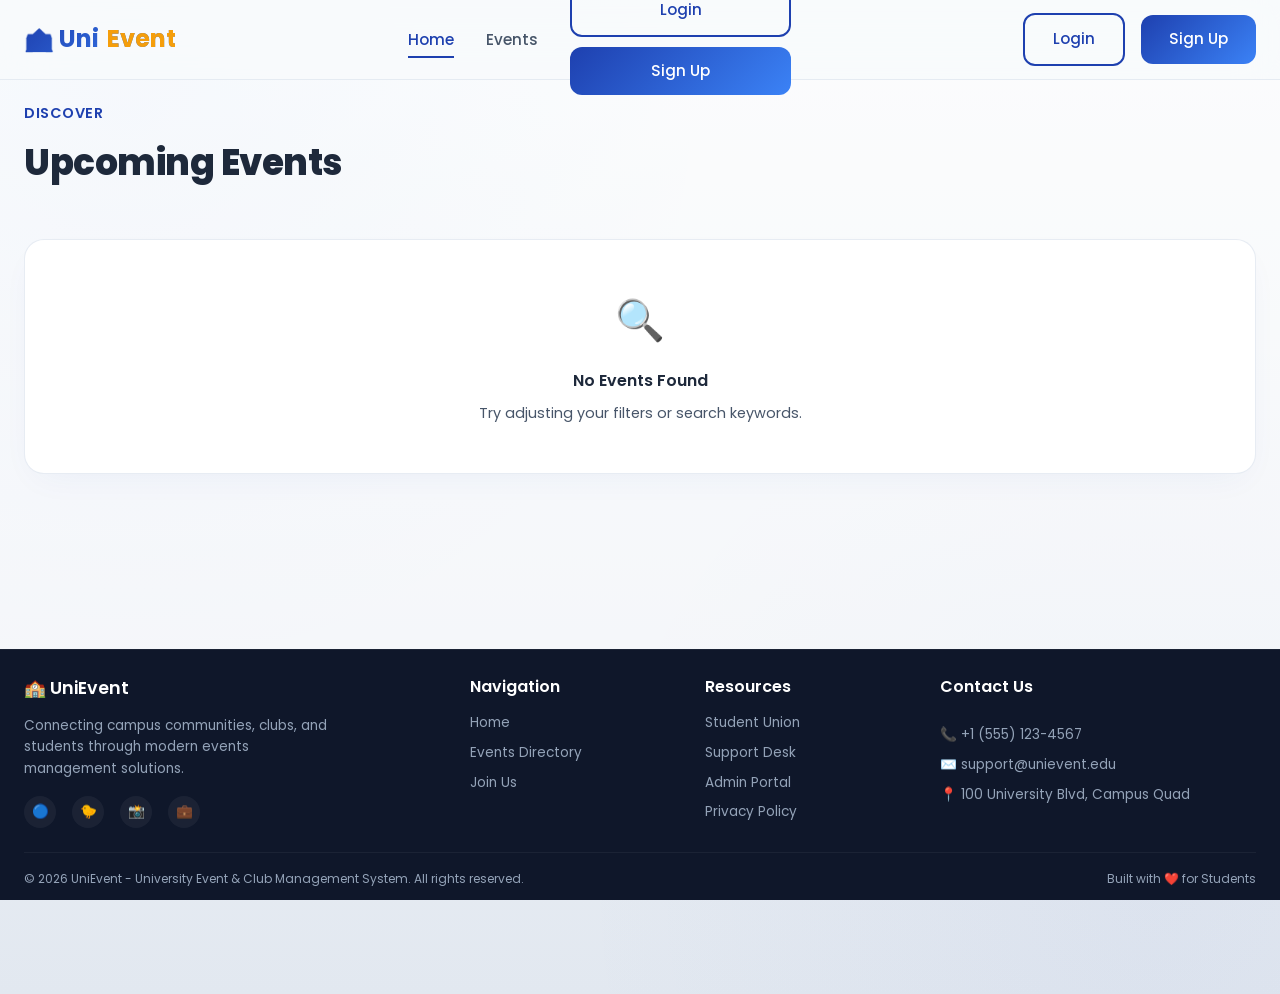
<file: index.html>
<!DOCTYPE html>
<html lang="en">
<head>
  <meta charset="UTF-8">
  <meta name="viewport" content="width=device-width, initial-scale=1.0">
  <title>UniEvent - University Event & Club Management System</title>
  <meta name="description" content="Manage University Events and Clubs efficiently. Explore workshops, sports activities, cultural jams and more at your campus innovation hub.">
  <link rel="stylesheet" href="css/style.css">
</head>
<body>


  <!-- Sticky Navbar -->
  <nav class="navbar" id="main-navbar">
    <div class="nav-container">
      <a href="index.html" class="logo">
        🏫 Uni<span>Event</span>
      </a>
      
      <ul class="nav-links">
        <li class="nav-item active"><a href="index.html">Home</a></li>
        <li class="nav-item"><a href="events.php">Events</a></li>
        <li class="nav-actions-mobile"></li>
      </ul>

      <div class="nav-actions">
        <!-- Injected dynamically via app.js depending on auth status -->
      </div>

      <button class="hamburger" aria-label="Toggle menu">
        <span></span>
        <span></span>
        <span></span>
      </button>
    </div>
  </nav>

  <!-- Upcoming Events Section -->
  <section style="padding: 100px 0 280px 0; background: rgba(255,255,255,0.55); position: relative; z-index: 1;">
    <div class="container">
      <div style="display: flex; justify-content: space-between; align-items: flex-end; margin-bottom: 48px;">
        <div>
          <span style="color: var(--primary-color); font-weight: 600; font-size: 0.9rem; text-transform: uppercase; letter-spacing: 0.5px;">Discover</span>
          <h2 style="font-size: 2.25rem; margin-top: 8px; font-weight: 800; letter-spacing: -0.5px;">Upcoming Events</h2>
        </div>
      </div>

      <!-- Events Dynamic Grid -->
      <div class="dashboard-events-grid" id="events-grid-container">
        <!-- Injected dynamically via js/events.js on DOMContentLoaded -->
      </div>
    </div>
  </section>

  <!-- Footer -->
  <footer class="footer">
    <div class="container">
      <div class="footer-grid">
        <div class="footer-brand">
          <h3>🏫 UniEvent</h3>
          <p>Connecting campus communities, clubs, and students through modern events management solutions.</p>
          <div class="social-links">
            <a href="#" class="social-icon">🔵</a>
            <a href="#" class="social-icon">🐤</a>
            <a href="#" class="social-icon">📸</a>
            <a href="#" class="social-icon">💼</a>
          </div>
        </div>

        <div class="footer-links-col">
          <h4>Navigation</h4>
          <ul>
            <li><a href="index.html">Home</a></li>
            <li><a href="events.php">Events Directory</a></li>
            <li><a href="signup.html">Join Us</a></li>
          </ul>
        </div>

        <div class="footer-links-col">
          <h4>Resources</h4>
          <ul>
            <li><a href="#">Student Union</a></li>
            <li><a href="#">Support Desk</a></li>
            <li><a href="#">Admin Portal</a></li>
            <li><a href="#">Privacy Policy</a></li>
          </ul>
        </div>

        <div class="footer-contact">
          <h4 style="color: var(--white); margin-bottom: 24px;">Contact Us</h4>
          <p>📞 +1 (555) 123-4567</p>
          <p>✉️ support@unievent.edu</p>
          <p>📍 100 University Blvd, Campus Quad</p>
        </div>
      </div>

      <div class="footer-bottom">
        <p>&copy; 2026 UniEvent - University Event & Club Management System. All rights reserved.</p>
        <p>Built with ❤️ for Students</p>
      </div>
    </div>
  </footer>

  <!-- Scripts -->
  <script src="js/app.js"></script>
  <script src="js/events.js"></script>
</body>
</html>
</file>
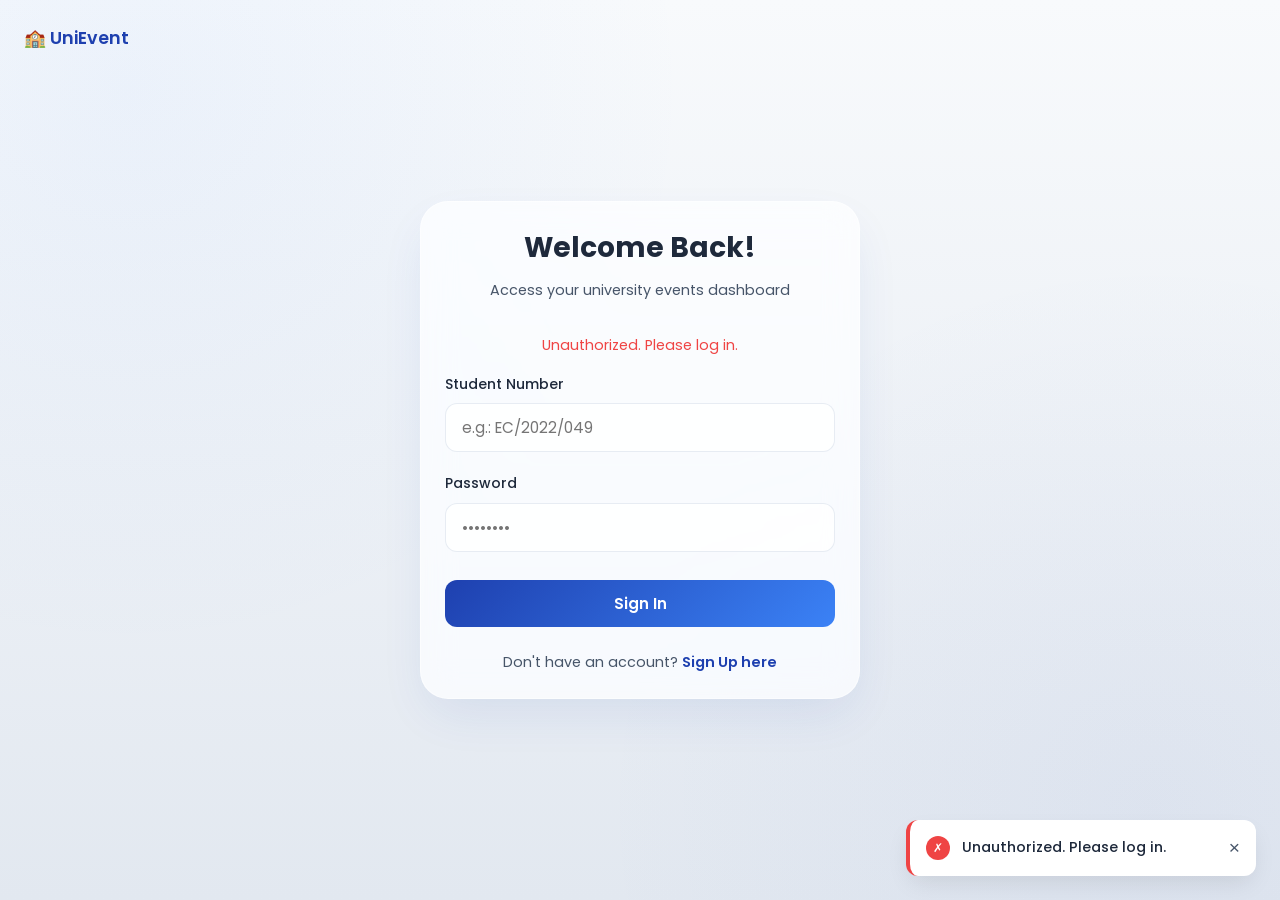
<file: create-event.html>
<!DOCTYPE html>
<html lang="en">
<head>
  <meta charset="UTF-8">
  <meta name="viewport" content="width=device-width, initial-scale=1.0">
  <title>Create Event - UniEvent</title>
  <link rel="stylesheet" href="css/style.css">
  <link rel="stylesheet" href="css/dashboard.css">
</head>
<body>

  <div class="dashboard-layout">
    
    <!-- Sidebar Navigation -->
    <aside class="sidebar">
      <div class="sidebar-header">
        <a href="index.html" class="sidebar-logo">🏫 Uni<span>Event</span></a>
      </div>
      
      <div class="sidebar-user">
        <div class="user-avatar">
          <!-- Initial letter -->
        </div>
        <div class="user-info">
          <span class="user-name">Loading...</span>
          <span class="user-role">Student</span>
        </div>
      </div>

      <ul class="sidebar-nav">
        <li class="sidebar-item">
          <a href="dashboard.php">
            <svg viewBox="0 0 24 24"><rect x="3" y="3" width="7" height="9" rx="1"/><rect x="14" y="3" width="7" height="5" rx="1"/><rect x="14" y="12" width="7" height="9" rx="1"/><rect x="3" y="16" width="7" height="5" rx="1"/></svg>
            Dashboard
          </a>
        </li>


        <li class="sidebar-item active" id="create-event-sidebar-item">
          <a href="create-event.html">
            <svg viewBox="0 0 24 24"><rect x="3" y="3" width="18" height="18" rx="2" ry="2"/><line x1="12" y1="8" x2="12" y2="16"/><line x1="8" y1="12" x2="16" y2="12"/></svg>
            Create Event
          </a>
        </li>
        <li class="sidebar-item">
          <a href="profile.html">
            <svg viewBox="0 0 24 24"><path d="M20 21v-2a4 4 0 0 0-4-4H8a4 4 0 0 0-4 4v2"/><circle cx="12" cy="7" r="4"/></svg>
            My Profile
          </a>
        </li>
      </ul>

      <div class="sidebar-footer">
        <a href="#" id="sidebar-logout" style="display:flex; align-items:center; gap:12px; font-size:0.9rem; font-weight:500;">
          <svg viewBox="0 0 24 24" style="width:18px; height:18px; stroke:currentColor; stroke-width:2; fill:none; flex-shrink:0;"><path d="M9 21H5a2 2 0 0 1-2-2V5a2 2 0 0 1 2-2h4"/><polyline points="16 17 21 12 16 7"/><line x1="21" y1="12" x2="9" y2="12"/></svg>
          Log Out
        </a>
      </div>
    </aside>

    <!-- Main Content Area -->
    <main class="main-content">
      
      <!-- Top Header -->
      <header class="main-header">
        <div style="display:flex; align-items:center; gap: 16px;">
          <button class="mobile-sidebar-toggle" aria-label="Toggle sidebar">☰</button>
          <div class="page-title">
            <h2>Create New Event</h2>
            <p>Publish a new event to the campus directory</p>
          </div>
        </div>
        
        <div class="header-controls">
          <a href="profile.html" class="user-avatar" style="width: 40px; height: 40px; cursor: pointer;">
            <!-- Avatar letter -->
          </a>
        </div>
      </header>

      <!-- Event Form Container -->
      <div style="max-width: 800px; margin: 0 auto; width: 100%;">
        <div class="glass-card fade-in">
          
          <form action="actions/submit_event_process.php" method="POST">
            <div class="form-group">
              <label for="event-title" class="form-label">Event Title</label>
              <input type="text" id="event-title" name="title" class="form-control" placeholder="e.g. Annual Programming Hackathon" required>
            </div>

            <div class="form-row">
              <div class="form-group">
                <label for="event-category" class="form-label">Category</label>
                <select id="event-category" name="category" class="form-control" style="cursor: pointer;">
                  <option value="Academic">Academic / Tech</option>
                  <option value="Cultural">Cultural / Jam</option>
                  <option value="Athletics">Athletics / Sports</option>
                </select>
              </div>
            </div>

            <div class="form-row">
              <div class="form-group">
                <label for="event-date" class="form-label">Date</label>
                <input type="date" id="event-date" name="date" class="form-control" required>
              </div>

              <div class="form-group">
                <label for="event-time" class="form-label">Time</label>
                <input type="time" id="event-time" name="time" class="form-control" required>
              </div>
            </div>

            <div class="form-group">
              <label for="event-venue" class="form-label">Venue / Location</label>
              <input type="text" id="event-venue" name="venue" class="form-control" placeholder="e.g. Auditorium Hall B, Campus Quad" required>
            </div>

            <div class="form-group">
              <label for="event-desc" class="form-label">Description</label>
              <textarea id="event-desc" name="description" class="form-control" rows="5" placeholder="Detail the event description, schedule, prizes and participant instructions..." required style="resize: vertical; font-family: var(--font-main);"></textarea>
            </div>

           <!-- <div class="form-group">
              <label class="form-label">Banner Image Selection</label>
              <div style="border: 2px dashed #CBD5E1; border-radius: var(--radius-sm); padding: 24px; text-align: center; background: rgba(255,255,255,0.4);">
                <div style="font-size: 2rem; margin-bottom: 8px;">🖼️</div>
                <div style="font-size: 0.85rem; color: var(--text-muted); font-weight: 500;">
                  A demo banner will be assigned automatically upon publishing.
                </div>
              </div>
            </div>-->

            <div style="display:flex; justify-content:flex-end; gap: 16px; margin-top: 32px; border-top: 1px solid #E2E8F0; padding-top: 24px;">
              <a href="dashboard.php" class="btn btn-secondary">Cancel</a>
              <button type="submit" class="btn btn-primary">Publish Event</button>
            </div>

          </form>

        </div>
      </div>

    </main>

  </div>

  <!-- Scripts -->
  <script src="js/app.js"></script>
  <script src="js/dashboard.js"></script>
  <script src="js/events.js"></script>
  <script>
    document.addEventListener('DOMContentLoaded', () => {
      // Expose logout button
      document.getElementById('sidebar-logout').addEventListener('click', (e) => {
        e.preventDefault();
        window.location.href = 'actions/logout.php';
      });
    });
  </script>
</body>
</html>
</file>
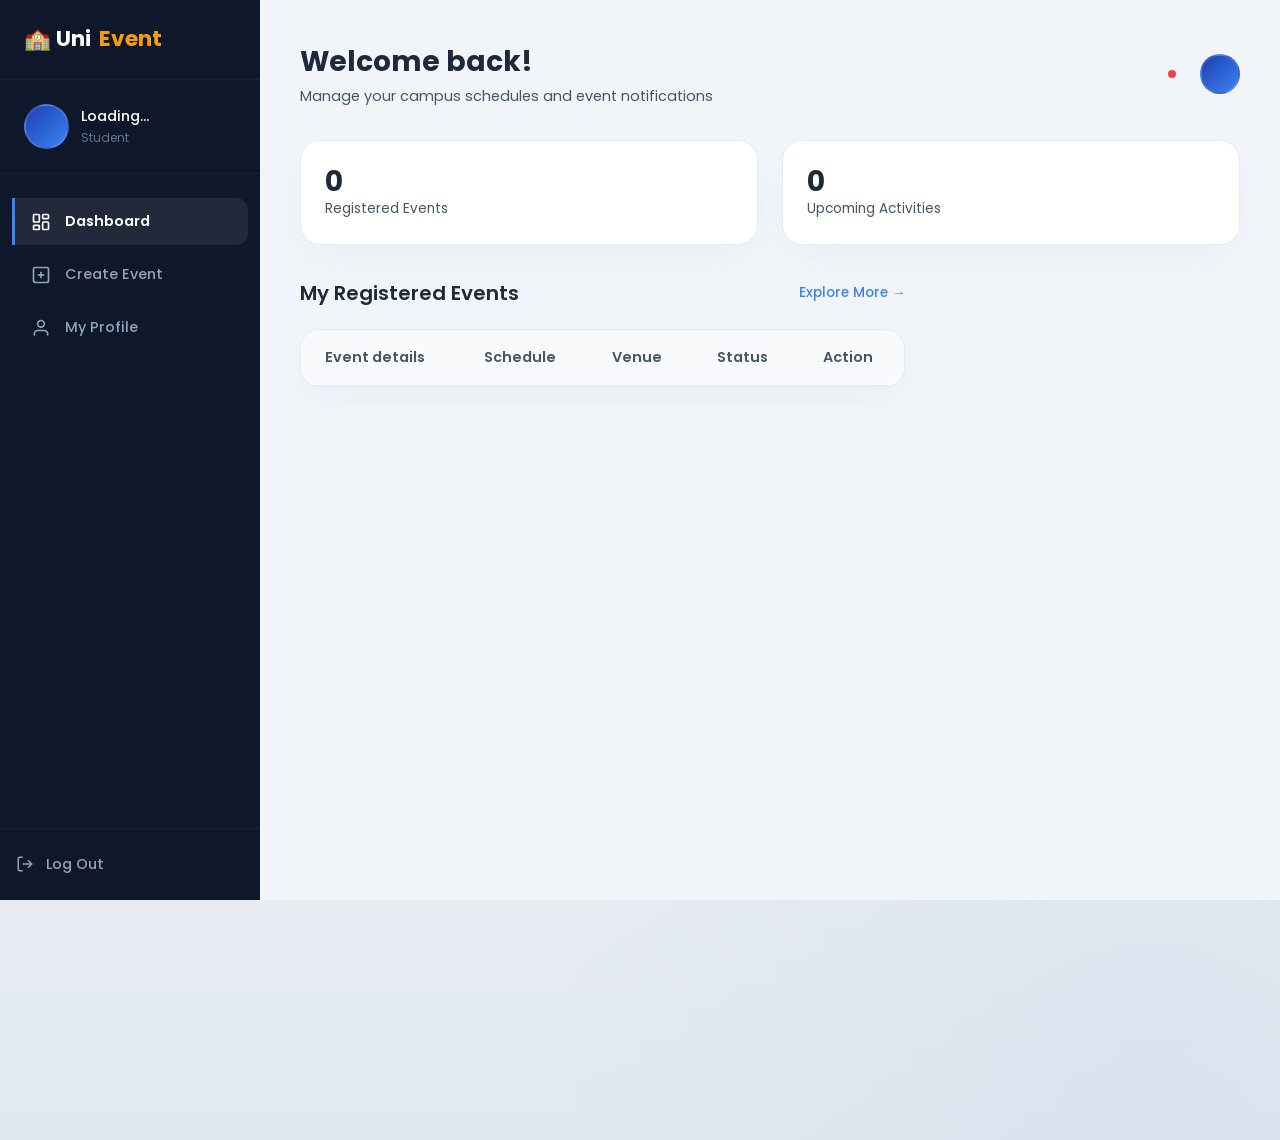
<file: dashboard.html>
<!DOCTYPE html>
<html lang="en">
<head>
  <meta charset="UTF-8">
  <meta name="viewport" content="width=device-width, initial-scale=1.0">
  <title>Student Dashboard - UniEvent</title>
  <link rel="stylesheet" href="css/style.css">
  <link rel="stylesheet" href="css/dashboard.css">
</head>
<body>

  <div class="dashboard-layout">
    
    <!-- Sidebar Navigation -->
    <aside class="sidebar">
      <div class="sidebar-header">
        <a href="index.html" class="sidebar-logo">🏫 Uni<span>Event</span></a>
      </div>
      
      <div class="sidebar-user">
        <div class="user-avatar">
          <!-- Initial letter injected via JS -->
        </div>
        <div class="user-info">
          <span class="user-name">Loading...</span>
          <span class="user-role">Student</span>
        </div>
      </div>

      <ul class="sidebar-nav">
        <li class="sidebar-item active">
          <a href="dashboard.html">
            <svg viewBox="0 0 24 24"><rect x="3" y="3" width="7" height="9" rx="1"/><rect x="14" y="3" width="7" height="5" rx="1"/><rect x="14" y="12" width="7" height="9" rx="1"/><rect x="3" y="16" width="7" height="5" rx="1"/></svg>
            Dashboard
          </a>
        </li>


        <li class="sidebar-item" id="create-event-sidebar-item">
          <a href="create-event.html">
            <svg viewBox="0 0 24 24"><rect x="3" y="3" width="18" height="18" rx="2" ry="2"/><line x1="12" y1="8" x2="12" y2="16"/><line x1="8" y1="12" x2="16" y2="12"/></svg>
            Create Event
          </a>
        </li>
        <li class="sidebar-item">
          <a href="profile.html">
            <svg viewBox="0 0 24 24"><path d="M20 21v-2a4 4 0 0 0-4-4H8a4 4 0 0 0-4 4v2"/><circle cx="12" cy="7" r="4"/></svg>
            My Profile
          </a>
        </li>
      </ul>

      <div class="sidebar-footer">
        <a href="#" id="sidebar-logout" style="display:flex; align-items:center; gap:12px; font-size:0.9rem; font-weight:500;">
          <svg viewBox="0 0 24 24" style="width:18px; height:18px; stroke:currentColor; stroke-width:2; fill:none; flex-shrink:0;"><path d="M9 21H5a2 2 0 0 1-2-2V5a2 2 0 0 1 2-2h4"/><polyline points="16 17 21 12 16 7"/><line x1="21" y1="12" x2="9" y2="12"/></svg>
          Log Out
        </a>
      </div>
    </aside>

    <!-- Main Content Area -->
    <main class="main-content">
      
      <!-- Top header bar -->
      <header class="main-header">
        <div style="display:flex; align-items:center; gap: 16px;">
          <button class="mobile-sidebar-toggle" aria-label="Toggle sidebar">☰</button>
          <div class="page-title">
            <h2 id="dashboard-welcome-heading">Welcome back!</h2>
            <p>Manage your campus schedules and event notifications</p>
          </div>
        </div>

        <div class="header-controls">
          <div class="notifications-bell" id="bell-icon">
             <span class="bell-badge pulse-badge"></span>
          </div>
          <a href="profile.html" class="user-avatar" style="width: 40px; height: 40px; cursor: pointer;">
            <!-- Initial letter -->
          </a>
        </div>
      </header>

      <!-- Statistics Row -->
      <section class="stats-row">
        <div class="stat-card">
          <div class="stat-details">
            <span class="stat-number" id="stat-regs-count">0</span>
            <span class="stat-label">Registered Events</span>
          </div>
         
        </div>



        <div class="stat-card">
          <div class="stat-details">
            <span class="stat-number" id="stat-upcoming-count">0</span>
            <span class="stat-label">Upcoming Activities</span>
          </div>
          
        </div>
      </section>

      <!-- Dashboard Grid (2col layout: Left = Events, Right = Activities & Calendar) -->
      <div class="dashboard-grid">
        
        <!-- Left: Registered Events -->
        <div>
          <div class="section-header">
            <h3>My Registered Events</h3>
            <a href="index.html" class="section-link">Explore More &rarr;</a>
          </div>

          <!-- Empty State -->
          <div id="dashboard-events-empty-state" class="glass-card" style="text-align: center; padding: 48px; display: none;">
  
            <h4>No Event Registrations</h4>
            <p style="color: var(--text-muted); font-size: 0.9rem; margin-top: 8px; margin-bottom: 24px;">Browse upcoming events to sign up and join lists.</p>
            <a href="index.html" class="btn btn-primary" style="padding: 8px 20px; font-size: 0.85rem;">Browse Events</a>
          </div>

          <!-- Events Table -->
          <div class="responsive-table-container">
            <table class="responsive-table">
              <thead>
                <tr>
                  <th>Event details</th>
                  <th>Schedule</th>
                  <th>Venue</th>
                  <th>Status</th>
                  <th>Action</th>
                </tr>
              </thead>
              <tbody id="dashboard-events-table-body">
                <!-- Injected dynamically via js/dashboard.js -->
              </tbody>
            </table>
          </div>
        </div>
      </div>

    </main>

  </div>

  <!-- Scripts -->
  <script src="js/app.js"></script>
  <script src="js/dashboard.js"></script>
  <script>
    document.addEventListener('DOMContentLoaded', () => {
      const user = db.getCurrentUser();
      if (user) {
        // Welcome heading custom text
        const welcomeEl = document.getElementById('dashboard-welcome-heading');
        if (welcomeEl) welcomeEl.textContent = `Welcome back, ${user.name}!`;

        // Everyone can see the create event navigation menu item now, no need to toggle display programmatically

        // Notification Bell handler
        const bell = document.getElementById('bell-icon');
        bell.addEventListener('click', () => {
          modalHelper.create('System Alerts', `
            <div style="font-family: var(--font-main);">
              <div style="margin-bottom: 12px; padding: 12px; border-radius: var(--radius-sm); background: #F8FAFC; border-left:4px solid var(--success-color);">
                <div style="font-weight:600; font-size:0.9rem;">Hackathon registration success</div>
                <div style="font-size: 0.75rem; color: var(--text-muted); margin-top:4px;">Registered for UniHack 2026. Make sure to download templates.</div>
              </div>
              <div style="margin-bottom: 12px; padding: 12px; border-radius: var(--radius-sm); background: #F8FAFC; border-left:4px solid var(--accent-color);">
                <div style="font-weight:600; font-size:0.9rem;">Join alert</div>
                <div style="font-size: 0.75rem; color: var(--text-muted); margin-top:4px;">You have joined Coding Club successfully. Check your channels.</div>
              </div>
            </div>
          `);
        });

        // Logout listener
        document.getElementById('sidebar-logout').addEventListener('click', (e) => {
          e.preventDefault();
          db.setCurrentUser(null);
          showToast('Logged out successfully', 'success');
          setTimeout(() => {
            window.location.href = 'index.html';
          }, 1000);
        });
      }
    });
  </script>
</body>
</html>
</file>
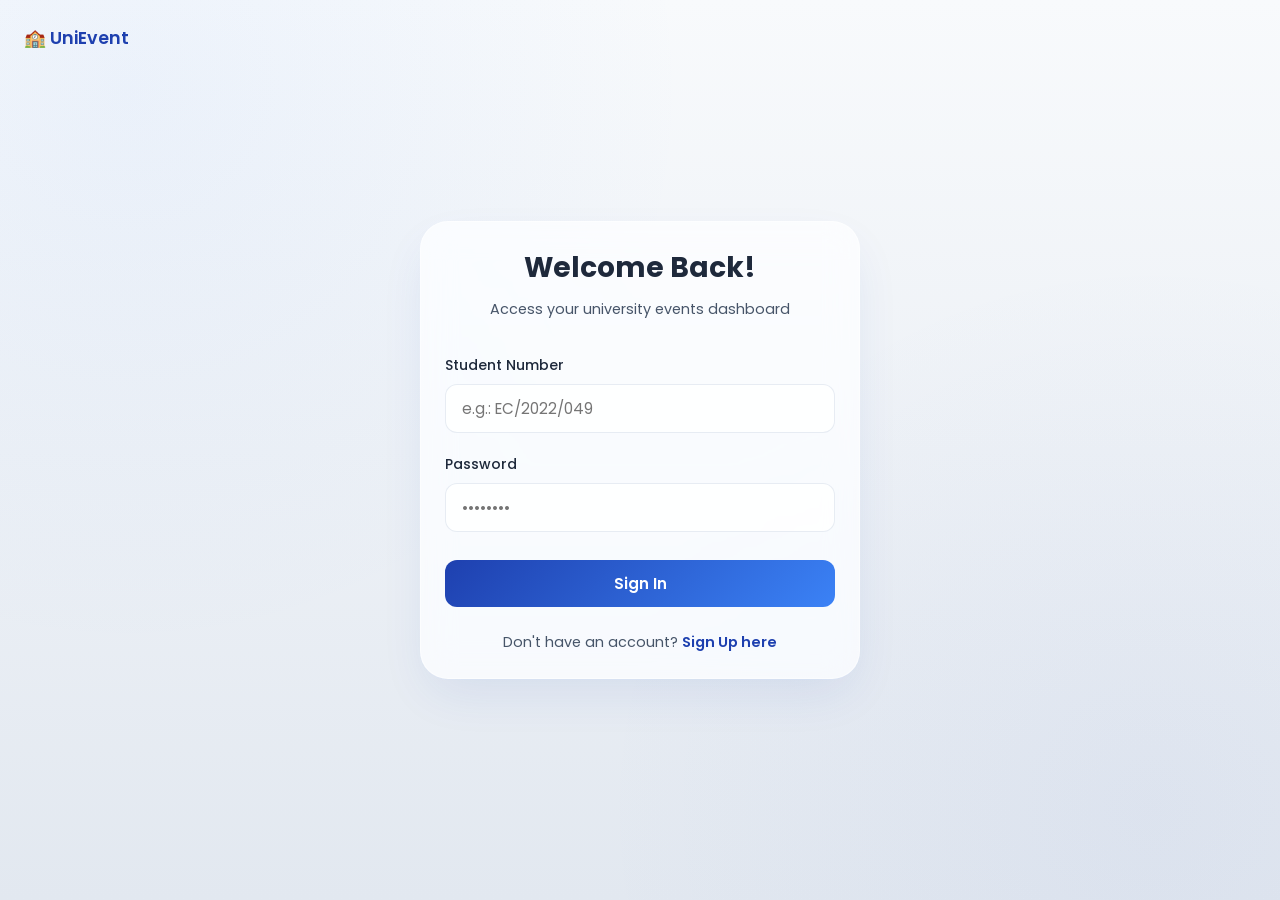
<file: login.html>
<!DOCTYPE html>
<html lang="en">
<head>
  <meta charset="UTF-8">
  <meta name="viewport" content="width=device-width, initial-scale=1.0">
  <title>Login - UniEvent</title>
  <meta name="description" content="Log in to UniEvent with your student number to access and manage campus events.">
  <link rel="stylesheet" href="css/style.css">
  <style>
    body {
      min-height: 100vh;
      display: flex;
      flex-direction: column;
      justify-content: center;
      align-items: center;
      padding: 24px;
    }
  </style>
</head>
<body>

  <!-- Top Navigation Link -->
  <div style="position: absolute; top: 24px; left: 24px;">
    <a href="index.html" style="font-weight:600; font-size: 1.1rem; color: var(--primary-color);">🏫 Uni<span>Event</span></a>
  </div>

  <!-- Login Card Container -->
  <div class="glass-card" style="max-width: 440px; width: 100%; border-radius: var(--radius-lg); text-align: center; border: 1px solid rgba(255, 255, 255, 0.5); box-shadow: 0 20px 50px -10px rgba(30, 64, 175, 0.1);">
    <h2 style="font-size: 1.75rem; margin-bottom: 8px; font-weight: 700;">Welcome Back!</h2>
    <p style="color: var(--text-muted); font-size: 0.9rem; margin-bottom: 32px;">Access your university events dashboard</p>

    <!-- Login Form -->
    <form id="login-form" action="actions/login_process.php" method="POST">
      <!-- Error Message Placeholder -->
      <div id="login-error" style="color: var(--danger-color); font-size: 0.9rem; margin-bottom: 16px; display: none;"></div>
      
      <div class="form-group">
        <label for="login-student-id" class="form-label">Student Number</label>
        <input type="text" id="login-student-id" name="student_id" class="form-control" placeholder="e.g.: EC/2022/049" required>
      </div>

      <div class="form-group" style="position: relative;">
        <div style="display: flex; justify-content: space-between; align-items: center; margin-bottom: 8px;">
          <label for="login-pass" class="form-label" style="margin-bottom:0;">Password</label>
        </div>
        <input type="password" id="login-pass" name="password" class="form-control" placeholder="••••••••" required>
      </div>

      <button type="submit" class="btn btn-primary" style="width: 100%; margin-bottom: 24px; margin-top: 8px; font-weight: 600;">
        Sign In
      </button>

      <p style="font-size: 0.9rem; color: var(--text-muted);">
        Don't have an account? <a href="signup.html" style="color: var(--primary-color); font-weight: 600;">Sign Up here</a>
      </p>
    </form>
  </div>

  <script src="js/app.js"></script>
</body>
</html>
</file>
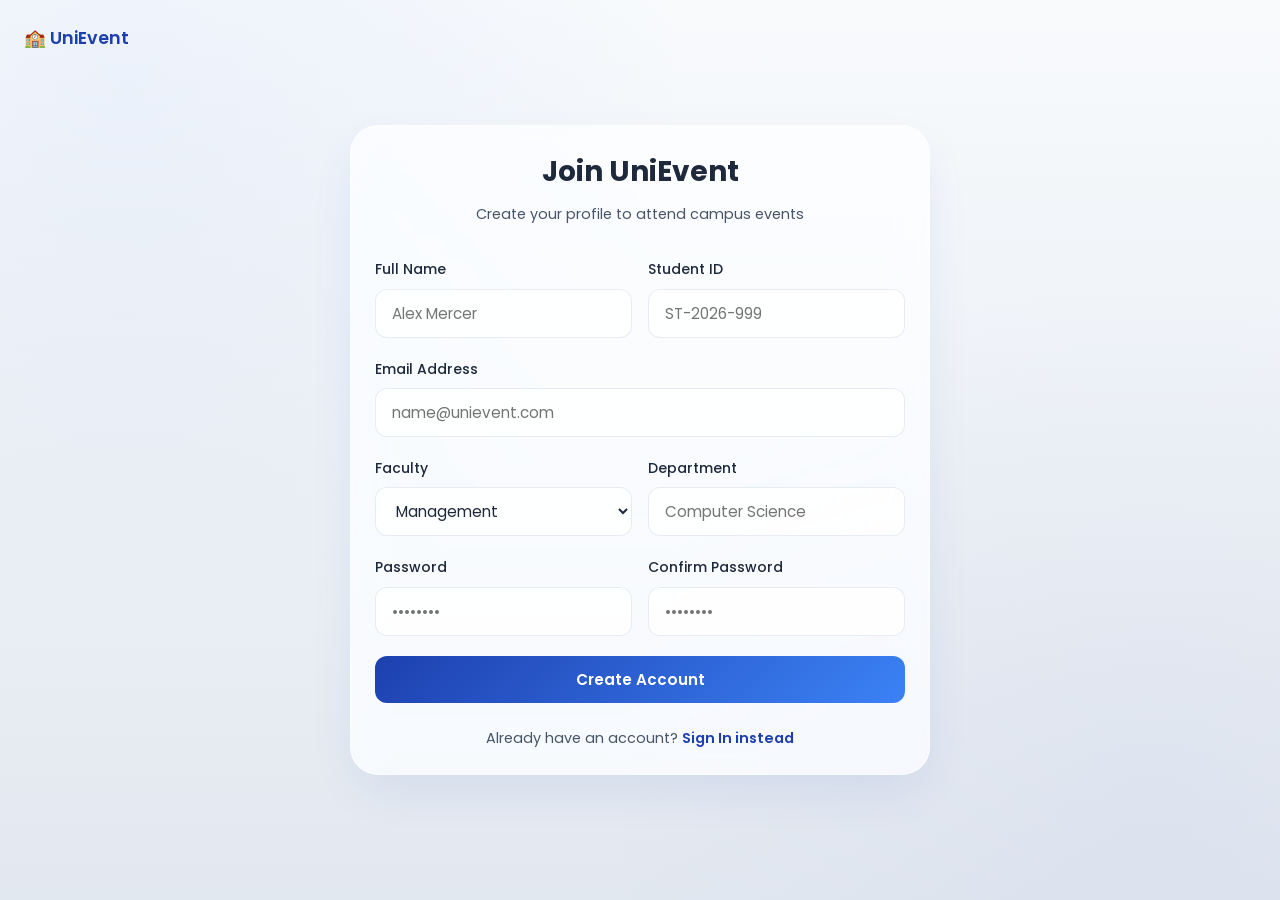
<file: signup.html>
<!DOCTYPE html>
<html lang="en">
<head>
  <meta charset="UTF-8">
  <meta name="viewport" content="width=device-width, initial-scale=1.0">
  <title>Sign Up - UniEvent</title>
  <link rel="stylesheet" href="css/style.css">
  <style>
    body {
      min-height: 100vh;
      display: flex;
      flex-direction: column;
      justify-content: center;
      align-items: center;
      padding: 40px 24px;
    }
  </style>
</head>
<body>


  <!-- Top Navigation Link -->
  <div style="position: absolute; top: 24px; left: 24px;">
    <a href="index.html" style="font-weight:600; font-size: 1.1rem; color: var(--primary-color);">🏫 Uni<span>Event</span></a>
  </div>

  <!-- Signup Card Container -->
  <div class="glass-card fade-in" style="max-width: 580px; width: 100%; border-radius: var(--radius-lg); text-align: center; border: 1px solid rgba(255, 255, 255, 0.5); box-shadow: 0 20px 50px -10px rgba(30, 64, 175, 0.1);">
    <h2 style="font-size: 1.75rem; margin-bottom: 8px; font-weight: 700;">Join UniEvent</h2>
    <p style="color: var(--text-muted); font-size: 0.9rem; margin-bottom: 32px;">Create your profile to attend campus events</p>

    <!-- Sign Up Form -->
    <form id="signup-form" action="actions/signup_process.php" method="POST">
      <!-- Error Message Placeholder -->
      <div id="signup-error" style="color: var(--danger-color); font-size: 0.9rem; margin-bottom: 16px; display: none;"></div>
      
      <div class="form-row">
        <div class="form-group">
          <label for="signup-name" class="form-label">Full Name</label>
          <input type="text" id="signup-name" name="name" class="form-control" placeholder="Alex Mercer" required>
        </div>
        <div class="form-group">
          <label for="signup-id" class="form-label">Student ID</label>
          <input type="text" id="signup-id" name="student_id" class="form-control" placeholder="ST-2026-999" required>
        </div>
      </div>

      <div class="form-group">
        <label for="signup-email" class="form-label">Email Address</label>
        <input type="email" id="signup-email" name="email" class="form-control" placeholder="name@unievent.com" required>
      </div>

      <div class="form-row">
        <div class="form-group">
          <label for="signup-faculty" class="form-label">Faculty</label>
          <select id="signup-faculty" name="faculty" class="form-control" style="cursor: pointer;">
            <option value="Engineering">Management</option>
            <option value="Science">Science</option>
            <option value="Business">Computing and Technology</option>
            <option value="Arts">Humanities</option>
          </select>
        </div>
        <div class="form-group">
          <label for="signup-dept" class="form-label">Department</label>
          <input type="text" id="signup-dept" name="department" class="form-control" placeholder="Computer Science" required>
        </div>
      </div>

      <div class="form-row">
        <div class="form-group">
          <label for="signup-pass" class="form-label">Password</label>
          <input type="password" id="signup-pass" name="password" class="form-control" placeholder="••••••••" required>
        </div>
        <div class="form-group">
          <label for="signup-confirm-pass" class="form-label">Confirm Password</label>
          <input type="password" id="signup-confirm-pass" name="password_confirm" class="form-control" placeholder="••••••••" required>
        </div>
      </div>

      <button type="submit" class="btn btn-primary" style="width: 100%; margin-bottom: 24px; font-weight: 600;">
        Create Account
      </button>

      <p style="font-size: 0.9rem; color: var(--text-muted);">
        Already have an account? <a href="login.html" style="color: var(--primary-color); font-weight: 600;">Sign In instead</a>
      </p>
    </form>
  </div>

  <script src="js/app.js"></script>
</body>
</html>
</file>
<file: css/style.css>
@import url('https://fonts.googleapis.com/css2?family=Poppins:wght@300;400;500;600;700&display=swap');

:root {
  --primary-color: #1E40AF;       /* Royal Blue */
  --secondary-color: #3B82F6;     /* Bright Blue */
  --accent-color: #F59E0B;        /* Amber */
  --background-color: #F8FAFC;    /* Slate 50 */
  --text-color: #1E293B;          /* Slate 800 */
  --text-muted: #64748B;          /* Slate 500 */
  
  /* Additional Colors */
  --success-color: #10B981;       /* Emerald 500 */
  --danger-color: #EF4444;        /* Red 500 */
  --warning-color: #F59E0B;       /* Amber 500 */
  --white: #FFFFFF;
  
  /* Glassmorphism Details */
  --glass-bg: rgba(255, 255, 255, 0.72);
  --glass-border: rgba(255, 255, 255, 0.55);
  --glass-shadow: 0 10px 40px -10px rgba(30, 64, 175, 0.04), 0 1px 3px 0 rgba(0, 0, 0, 0.01);
  --card-shadow: 0 12px 36px -12px rgba(30, 64, 175, 0.06);
  
  /* Fonts & Gradients */
  --font-main: 'Poppins', sans-serif;
  --primary-gradient: linear-gradient(135deg, #1E40AF 0%, #3B82F6 100%);
  --accent-gradient: linear-gradient(135deg, #F59E0B 0%, #D97706 100%);
  --glass-gradient: linear-gradient(135deg, rgba(255, 255, 255, 0.85) 0%, rgba(255, 255, 255, 0.45) 100%);
  
  /* Border Radii */
  --radius-sm: 12px;
  --radius-md: 20px;
  --radius-lg: 28px;

  --nav-height: 80px;
}

* {
  margin: 0;
  padding: 0;
  box-sizing: border-box;
}

body {
  font-family: var(--font-main);
  background: radial-gradient(circle at 10% 10%, rgba(59, 130, 246, 0.06) 0%, transparent 40%), 
              radial-gradient(circle at 90% 90%, rgba(30, 64, 175, 0.04) 0%, transparent 40%), 
              linear-gradient(180deg, #F8FAFC 0%, #E2E8F0 100%);
  background-color: var(--background-color);
  color: var(--text-color);
  line-height: 1.6;
  overflow-x: hidden;
  position: relative;
  min-height: 100vh;
  padding-bottom: 240px; /* Added padding to accommodate fixed footer */
}

h1, h2, h3, h4, h5, h6 {
  font-weight: 600;
  color: var(--text-color);
}

a {
  text-decoration: none;
  color: inherit;
  transition: color 0.3s ease;
}

/* Glassmorphism Card Utilities */
.glass-card {
  background: var(--glass-bg);
  backdrop-filter: blur(16px) saturate(190%);
  -webkit-backdrop-filter: blur(16px) saturate(190%);
  border: 1px solid var(--glass-border);
  box-shadow: var(--glass-shadow);
  border-radius: var(--radius-md);
  padding: 24px;
  transition: transform 0.4s cubic-bezier(0.16, 1, 0.3, 1), 
              box-shadow 0.4s cubic-bezier(0.16, 1, 0.3, 1), 
              border-color 0.4s ease;
}

.glass-card:hover {
  transform: translateY(-6px);
  box-shadow: 0 20px 40px rgba(30, 64, 175, 0.08), 
              0 0 25px rgba(245, 158, 11, 0.18);
  border-color: rgba(245, 158, 11, 0.3);
}

/* Card hover transitions */
.event-card:hover img {
  transform: scale(1.05);
}

/* Common Container */
.container {
  width: 100%;
  max-width: 1280px;
  margin: 0 auto;
  padding: 0 24px;
}

/* Buttons */
.btn {
  display: inline-flex;
  align-items: center;
  justify-content: center;
  padding: 12px 28px;
  border-radius: var(--radius-sm);
  font-family: var(--font-main);
  font-weight: 500;
  font-size: 0.95rem;
  border: none;
  cursor: pointer;
  z-index: 2;
  gap: 8px;
  white-space: nowrap;
}

.btn-primary {
  background: var(--primary-gradient);
  color: var(--white);
}

.btn-secondary {
  background: transparent;
  color: var(--primary-color);
  border: 2px solid var(--primary-color);
}

.btn-accent {
  background: var(--accent-gradient);
  color: var(--white);
}

.btn-outline-white {
  background: transparent;
  color: var(--white);
  border: 2px solid var(--white);
}

.btn-icon {
  padding: 10px;
  border-radius: 50%;
  background: var(--glass-bg);
  color: var(--text-color);
  box-shadow: var(--glass-shadow);
}

/* Navbar */
.navbar {
  position: fixed;
  top: 0;
  left: 0;
  width: 100%;
  height: var(--nav-height);
  z-index: 1000;
  background: rgba(248, 250, 252, 0.8);
  backdrop-filter: blur(20px);
  -webkit-backdrop-filter: blur(20px);
  border-bottom: 1px solid rgba(226, 232, 240, 0.8);
  transition: all 0.3s ease;
}

.navbar.scrolled {
  height: 70px;
  background: rgba(248, 250, 252, 0.95);
  box-shadow: 0 4px 20px -10px rgba(0,0,0,0.05);
}

.nav-container {
  display: flex;
  justify-content: space-between;
  align-items: center;
  height: 100%;
  max-width: 1280px;
  margin: 0 auto;
  padding: 0 24px;
}

.logo {
  font-size: 1.5rem;
  font-weight: 700;
  background: var(--primary-gradient);
  -webkit-background-clip: text;
  -webkit-text-fill-color: transparent;
  display: flex;
  align-items: center;
  gap: 8px;
}

.logo span {
  color: var(--accent-color);
  -webkit-text-fill-color: var(--accent-color);
}

.nav-links {
  display: flex;
  align-items: center;
  list-style: none;
  gap: 32px;
}

.nav-item a {
  font-weight: 500;
  font-size: 0.95rem;
  color: var(--text-muted);
  position: relative;
  padding: 8px 0;
}

.nav-item a:hover, .nav-item.active a {
  color: var(--primary-color);
}

.nav-item a::after {
  content: '';
  position: absolute;
  bottom: 0;
  left: 0;
  width: 0;
  height: 2px;
  background: var(--primary-color);
  transition: width 0.3s ease;
}

.nav-item a:hover::after, .nav-item.active a::after {
  width: 100%;
}

.nav-actions {
  display: flex;
  align-items: center;
  gap: 16px;
}

.hamburger {
  display: none;
  flex-direction: column;
  justify-content: space-between;
  width: 30px;
  height: 21px;
  background: transparent;
  border: none;
  cursor: pointer;
  z-index: 1001;
}

.hamburger span {
  width: 100%;
  height: 3px;
  background-color: var(--text-color);
  border-radius: 10px;
  transition: all 0.3s linear;
}

/* Form Styles */
.form-group {
  margin-bottom: 20px;
  text-align: left;
}

.form-label {
  display: block;
  font-weight: 500;
  font-size: 0.875rem;
  color: var(--text-color);
  margin-bottom: 8px;
}

.form-control {
  width: 100%;
  padding: 12px 16px;
  font-size: 0.95rem;
  font-family: var(--font-main);
  border-radius: var(--radius-sm);
  border: 1px solid rgba(226, 232, 240, 0.8);
  background: rgba(255, 255, 255, 0.8);
  color: var(--text-color);
  transition: all 0.3s ease;
  outline: none;
}

.form-control:focus {
  border-color: var(--secondary-color);
  background: var(--white);
  box-shadow: 0 0 0 4px rgba(59, 130, 246, 0.15);
}

.form-row {
  display: grid;
  grid-template-columns: 1fr 1fr;
  gap: 16px;
}

.form-checkbox {
  display: flex;
  align-items: center;
  gap: 8px;
  cursor: pointer;
  font-size: 0.875rem;
}

/* Toast Notifications */
.toast-container {
  position: fixed;
  bottom: 24px;
  right: 24px;
  z-index: 9999;
  display: flex;
  flex-direction: column;
  gap: 12px;
  max-width: 350px;
  width: 100%;
}

.toast {
  background: var(--white);
  border-left: 4px solid var(--primary-color);
  box-shadow: 0 10px 25px -5px rgba(0,0,0,0.1);
  padding: 16px;
  border-radius: var(--radius-sm);
  display: flex;
  align-items: center;
  justify-content: space-between;
  transform: translateX(120%);
  transition: transform 0.35s cubic-bezier(0.175, 0.885, 0.32, 1.275);
}

.toast.show {
  transform: translateX(0);
}

.toast-content {
  display: flex;
  align-items: center;
  gap: 12px;
}

.toast-icon {
  width: 24px;
  height: 24px;
  display: flex;
  align-items: center;
  justify-content: center;
  border-radius: 50%;
  color: var(--white);
  font-size: 0.75rem;
}

.toast-success {
  border-left-color: var(--success-color);
}
.toast-success .toast-icon {
  background-color: var(--success-color);
}

.toast-error {
  border-left-color: var(--danger-color);
}
.toast-error .toast-icon {
  background-color: var(--danger-color);
}

.toast-message {
  font-size: 0.9rem;
  font-weight: 500;
  color: var(--text-color);
}

.toast-close {
  background: transparent;
  border: none;
  color: var(--text-muted);
  cursor: pointer;
  font-size: 1.2rem;
}

/* Modal Window */
.modal {
  position: fixed;
  top: 0;
  left: 0;
  width: 100%;
  height: 100%;
  z-index: 2000;
  background: rgba(15, 23, 42, 0.4);
  backdrop-filter: blur(8px);
  display: none;
  align-items: center;
  justify-content: center;
  padding: 16px;
}

.modal.show {
  display: flex;
}

.modal-content {
  background: var(--white);
  border-radius: var(--radius-md);
  max-width: 500px;
  width: 100%;
  box-shadow: 0 25px 50px -12px rgba(0, 0, 0, 0.25);
  animation: fadeIn 0.4s cubic-bezier(0.16, 1, 0.3, 1);
  overflow: hidden;
}

.modal-header {
  padding: 20px 24px;
  border-bottom: 1px solid rgba(226, 232, 240, 0.8);
  display: flex;
  justify-content: space-between;
  align-items: center;
}

.modal-title {
  font-size: 1.25rem;
  font-weight: 600;
}

.modal-close {
  background: transparent;
  border: none;
  font-size: 1.5rem;
  cursor: pointer;
  color: var(--text-muted);
  line-height: 1;
}

.modal-body {
  padding: 24px;
}

.modal-footer {
  padding: 16px 24px;
  background: var(--background-color);
  display: flex;
  justify-content: flex-end;
  gap: 12px;
  border-top: 1px solid rgba(226, 232, 240, 0.8);
}

/* Dropdown Menu */
.dropdown {
  position: relative;
  display: inline-block;
}

.dropdown-toggle {
  display: flex;
  align-items: center;
  gap: 8px;
  cursor: pointer;
}

.dropdown-menu {
  position: absolute;
  right: 0;
  top: calc(100% + 10px);
  width: 200px;
  background: var(--white);
  border-radius: var(--radius-sm);
  box-shadow: 0 10px 25px -5px rgba(0,0,0,0.1);
  border: 1px solid rgba(226, 232, 240, 0.8);
  display: none;
  flex-direction: column;
  z-index: 10;
  overflow: hidden;
}

.dropdown-menu.show {
  display: flex;
}

.dropdown-item {
  padding: 12px 16px;
  font-size: 0.9rem;
  color: var(--text-color);
  display: flex;
  align-items: center;
  gap: 12px;
  transition: background 0.2s ease;
}

.dropdown-item:hover {
  background: var(--background-color);
  color: var(--primary-color);
}

/* Footer styling */
.footer {
  background: #0F172A;
  color: #94A3B8;
  padding: 24px 0 12px 0;
  border-top: 1px solid rgba(255,255,255,0.05);
  position: fixed;
  bottom: 0;
  left: 0;
  width: 100%;
  z-index: 1000;
  max-height: 40vh;
  overflow-y: auto;
}

.footer-grid {
  display: grid;
  grid-template-columns: 2fr 1fr 1fr 1.5fr;
  gap: 24px;
  margin-bottom: 24px;
}

.footer-brand h3 {
  color: var(--white);
  font-size: 1.1rem;
  margin-bottom: 12px;
}

.footer-brand p {
  margin-bottom: 16px;
  max-width: 320px;
  font-size: 0.85rem;
}

.footer-links-col h4 {
  color: var(--white);
  margin-bottom: 12px;
  font-size: 1rem;
}

.footer-links-col ul {
  list-style: none;
  display: flex;
  flex-direction: column;
  gap: 8px;
  font-size: 0.85rem;
}

.footer-links-col ul a:hover {
  color: var(--white);
  padding-left: 4px;
}

.footer-links-col ul a {
  transition: all 0.3s ease;
}

.footer-contact p {
  margin-bottom: 8px;
  display: flex;
  align-items: center;
  gap: 8px;
  font-size: 0.85rem;
}

.social-links {
  display: flex;
  gap: 16px;
}

.social-icon {
  width: 32px;
  height: 32px;
  border-radius: 50%;
  background: rgba(255,255,255,0.05);
  display: flex;
  align-items: center;
  justify-content: center;
  color: var(--white);
  transition: all 0.3s ease;
  font-size: 0.85rem;
}

.social-icon:hover {
  background: var(--primary-color);
  transform: translateY(-4px);
}

.footer-bottom {
  border-top: 1px solid rgba(255,255,255,0.05);
  padding-top: 16px;
  display: flex;
  justify-content: space-between;
  align-items: center;
  font-size: 0.75rem;
}

/* Tablet styles (1024px & 768px) */
@media (max-width: 1024px) {
  .footer-grid {
    grid-template-columns: 1fr 1fr;
    gap: 32px;
  }
}

@media (max-width: 768px) {
  .hamburger {
    display: flex;
  }

  .nav-links {
    position: fixed;
    top: var(--nav-height);
    left: -100%;
    width: 100%;
    height: calc(100vh - var(--nav-height));
    background: var(--white);
    flex-direction: column;
    align-items: flex-start;
    padding: 40px 24px;
    gap: 24px;
    transition: left 0.4s ease;
    box-shadow: 0 10px 15px -3px rgba(0, 0, 0, 0.05);
  }

  .nav-links.active {
    left: 0;
  }

  .nav-actions {
    display: none;
  }

  .nav-links .nav-actions-mobile {
    display: flex;
    flex-direction: column;
    width: 100%;
    gap: 16px;
    margin-top: 24px;
  }

  .nav-links .nav-actions-mobile .btn {
    width: 100%;
  }

  .footer-grid {
    grid-template-columns: 1fr;
  }

  .footer-bottom {
    flex-direction: column;
    gap: 16px;
    text-align: center;
  }
}

/* Hamburger animations */
.hamburger.open span:nth-child(1) {
  transform: rotate(45deg) translate(5px, 5px);
}
.hamburger.open span:nth-child(2) {
  opacity: 0;
}
.hamburger.open span:nth-child(3) {
  transform: rotate(-45deg) translate(7px, -8px);
}

/* UI Improvement Utility Classes */
#particles-canvas {
  position: fixed;
  top: 0;
  left: 0;
  width: 100vw;
  height: 100vh;
  z-index: -2;
  pointer-events: none;
  opacity: 0.75;
}

.hero-glow {
  position: absolute;
  width: 500px;
  height: 500px;
  background: radial-gradient(circle, rgba(59, 130, 246, 0.12) 0%, rgba(30, 64, 175, 0.02) 60%, transparent 100%);
  filter: blur(60px);
  pointer-events: none;
  z-index: -1;
  top: 15%;
  left: 10%;
}

.wave-divider {
  position: relative;
  width: 100%;
  height: 0;
  line-height: 0;
  overflow: hidden;
  z-index: 10;
}

.wave-divider svg {
  position: relative;
  display: block;
  width: calc(100% + 1.3px);
  height: 60px;
}

.wave-divider.top svg {
  transform: rotate(180deg);
}

/* Button micro-scale animation hover state */
.btn {
  transition: transform 0.3s cubic-bezier(0.16, 1, 0.3, 1), 
              box-shadow 0.3s cubic-bezier(0.16, 1, 0.3, 1), 
              background 0.3s ease, 
              color 0.3s ease;
}

.btn:hover {
  transform: scale(1.04) translateY(-1px);
  box-shadow: 0 10px 20px -5px rgba(59, 130, 246, 0.25);
}

.btn-primary:hover {
  box-shadow: 0 10px 20px -5px rgba(30, 64, 175, 0.35);
}

.btn-accent:hover {
  box-shadow: 0 10px 20px -5px rgba(245, 158, 11, 0.35);
}

.btn:active {
  transform: scale(0.97) translateY(0);
}

/* Card Specific Utility Classes */
.event-card {
  padding: 0 !important;
  overflow: hidden;
  display: flex;
  flex-direction: column;
  height: 100%;
}

.club-card {
  display: flex;
  flex-direction: column;
  height: 100%;
}

.profile-list-item {
  padding: 16px !important;
  margin-bottom: 12px;
  display: flex;
  justify-content: space-between;
  align-items: center;
}

/* Legible Text contrast (A11y validation) */
:root {
  --text-muted: #475569; /* Slate 600 for premium legibility contrast */
}
</file>
<file: css/dashboard.css>
/* Dashboard Layout and Dashboard Components styling */

.dashboard-layout {
  display: flex;
  min-height: 100vh;
  background-color: #F1F5F9;
}

/* Sidebar Styling */
.sidebar {
  width: 260px;
  background: #0F172A;
  color: #94A3B8;
  display: flex;
  flex-direction: column;
  position: fixed;
  top: 0;
  bottom: 0;
  left: 0;
  z-index: 100;
  transition: transform 0.3s cubic-bezier(0.16, 1, 0.3, 1);
}

.sidebar-header {
  height: 80px;
  padding: 0 24px;
  display: flex;
  align-items: center;
  border-bottom: 1px solid rgba(255, 255, 255, 0.05);
}

.sidebar-logo {
  font-size: 1.35rem;
  font-weight: 700;
  color: var(--white);
  display: flex;
  align-items: center;
  gap: 8px;
}

.sidebar-logo span {
  color: var(--accent-color);
}

.sidebar-user {
  padding: 24px;
  display: flex;
  align-items: center;
  gap: 12px;
  border-bottom: 1px solid rgba(255, 255, 255, 0.05);
}

.user-avatar {
  width: 45px;
  height: 45px;
  border-radius: 50%;
  background: var(--primary-gradient);
  color: var(--white);
  display: flex;
  align-items: center;
  justify-content: center;
  font-weight: 600;
  font-size: 1.1rem;
  border: 2px solid rgba(255,255,255,0.1);
  overflow: hidden;
}

.user-avatar img {
  width: 100%;
  height: 100%;
  object-fit: cover;
}

.user-info {
  display: flex;
  flex-direction: column;
  max-width: 150px;
}

.user-name {
  color: var(--white);
  font-weight: 500;
  font-size: 0.9rem;
  white-space: nowrap;
  overflow: hidden;
  text-overflow: ellipsis;
}

.user-role {
  font-size: 0.75rem;
  color: #64748B;
}

.sidebar-nav {
  padding: 24px 12px;
  list-style: none;
  display: flex;
  flex-direction: column;
  gap: 6px;
  flex-grow: 1;
}

.sidebar-item a {
  display: flex;
  align-items: center;
  gap: 14px;
  padding: 12px 16px;
  border-radius: 12px;
  font-size: 0.9rem;
  font-weight: 500;
  color: #94A3B8;
  transition: all 0.3s cubic-bezier(0.16, 1, 0.3, 1);
  border-left: 3px solid transparent;
}

.sidebar-item a svg {
  width: 20px;
  height: 20px;
  stroke: currentColor;
  stroke-width: 2;
  fill: none;
  flex-shrink: 0;
  transition: all 0.3s ease;
}

.sidebar-item a:hover {
  background: rgba(255, 255, 255, 0.05);
  color: var(--white);
}

.sidebar-item.active a {
  background: rgba(255, 255, 255, 0.08);
  color: var(--white);
  border-left: 3px solid var(--secondary-color);
  font-weight: 600;
  border-top-left-radius: 0;
  border-bottom-left-radius: 0;
}

.sidebar-footer {
  padding: 24px 16px;
  border-top: 1px solid rgba(255, 255, 255, 0.05);
}

/* Dashboard Content Area */
.main-content {
  flex-grow: 1;
  margin-left: 260px;
  padding: 40px;
  min-height: 100vh;
  display: flex;
  flex-direction: column;
  transition: margin-left 0.3s cubic-bezier(0.16, 1, 0.3, 1);
}

.main-header {
  display: flex;
  justify-content: space-between;
  align-items: center;
  margin-bottom: 32px;
}

.page-title h2 {
  font-size: 1.75rem;
  font-weight: 700;
}

.page-title p {
  color: var(--text-muted);
  font-size: 0.9rem;
}

.header-controls {
  display: flex;
  align-items: center;
  gap: 20px;
}

.notifications-bell {
  position: relative;
  cursor: pointer;
  padding: 8px;
}

.bell-badge {
  position: absolute;
  top: 4px;
  right: 4px;
  width: 8px;
  height: 8px;
  background-color: var(--danger-color);
  border-radius: 50%;
}

/* Grid Layout */
.dashboard-grid {
  display: grid;
  grid-template-columns: 2fr 1fr;
  gap: 32px;
  margin-bottom: 32px;
}

/* Stats Cards */
.stats-row {
  display: grid;
  grid-template-columns: repeat(auto-fit, minmax(220px, 1fr));
  gap: 24px;
  margin-bottom: 32px;
}

.stat-card {
  display: flex;
  align-items: center;
  justify-content: space-between;
  background: var(--white);
  padding: 24px;
  border-radius: var(--radius-md);
  box-shadow: var(--card-shadow);
  border: 1px solid rgba(226, 232, 240, 0.8);
  transition: transform 0.35s cubic-bezier(0.16, 1, 0.3, 1), 
              box-shadow 0.35s cubic-bezier(0.16, 1, 0.3, 1);
}

.stat-card:hover {
  transform: translateY(-4px) scale(1.02);
  box-shadow: 0 20px 40px rgba(30, 64, 175, 0.08);
}

.stat-icon {
  width: 50px;
  height: 50px;
  border-radius: 12px;
  display: flex;
  align-items: center;
  justify-content: center;
  font-size: 1.5rem;
}

.icon-blue {
  background: rgba(59, 130, 246, 0.1);
  color: var(--secondary-color);
}

.icon-amber {
  background: rgba(245, 158, 11, 0.1);
  color: var(--accent-color);
}

.icon-green {
  background: rgba(16, 185, 129, 0.1);
  color: var(--success-color);
}

.icon-red {
  background: rgba(239, 68, 68, 0.1);
  color: var(--danger-color);
}

.stat-details {
  display: flex;
  flex-direction: column;
}

.stat-number {
  font-size: 1.75rem;
  font-weight: 700;
  line-height: 1.2;
}

.stat-label {
  font-size: 0.85rem;
  color: var(--text-muted);
}

/* Section Header */
.section-header {
  display: flex;
  justify-content: space-between;
  align-items: center;
  margin-bottom: 20px;
}

.section-header h3 {
  font-size: 1.25rem;
  font-weight: 600;
}

.section-link {
  font-size: 0.85rem;
  color: var(--secondary-color);
  font-weight: 500;
}

/* Tables and Activity list */
.responsive-table-container {
  overflow-x: auto;
  background: var(--white);
  border-radius: var(--radius-md);
  border: 1px solid rgba(226, 232, 240, 0.8);
  box-shadow: var(--card-shadow);
}

.responsive-table {
  width: 100%;
  border-collapse: collapse;
  text-align: left;
  font-size: 0.9rem;
}

.responsive-table th {
  background: #F8FAFC;
  padding: 16px 24px;
  font-weight: 600;
  color: var(--text-muted);
  border-bottom: 1px solid rgba(226, 232, 240, 0.8);
}

.responsive-table td {
  padding: 16px 24px;
  border-bottom: 1px solid rgba(226, 232, 240, 0.8);
  color: var(--text-color);
}

.responsive-table tr:last-child td {
  border-bottom: none;
}

.status-badge {
  display: inline-block;
  padding: 4px 12px;
  border-radius: 50px;
  font-size: 0.75rem;
  font-weight: 500;
}

.badge-success {
  background: rgba(16, 185, 129, 0.1);
  color: var(--success-color);
}

.badge-warning {
  background: rgba(245, 158, 11, 0.1);
  color: var(--warning-color);
}

.badge-danger {
  background: rgba(239, 68, 68, 0.1);
  color: var(--danger-color);
}

/* Activity Feed */
.activity-card {
  background: var(--white);
  padding: 24px;
  border-radius: var(--radius-md);
  border: 1px solid rgba(226, 232, 240, 0.8);
  box-shadow: var(--card-shadow);
}

.activity-list {
  display: flex;
  flex-direction: column;
  gap: 20px;
}

.activity-item {
  display: flex;
  gap: 16px;
  position: relative;
}

.activity-item:not(:last-child)::after {
  content: '';
  position: absolute;
  top: 32px;
  left: 15px;
  width: 2px;
  height: calc(100% - 12px);
  background: rgba(226, 232, 240, 0.8);
}

.activity-marker {
  width: 32px;
  height: 32px;
  border-radius: 50%;
  background: rgba(59, 130, 246, 0.1);
  color: var(--secondary-color);
  display: flex;
  align-items: center;
  justify-content: center;
  font-size: 0.85rem;
  flex-shrink: 0;
  z-index: 1;
}

.marker-green {
  background: rgba(16, 185, 129, 0.1);
  color: var(--success-color);
}

.marker-amber {
  background: rgba(245, 158, 11, 0.1);
  color: var(--accent-color);
}

.activity-details {
  display: flex;
  flex-direction: column;
}

.activity-text {
  font-size: 0.85rem;
  font-weight: 500;
}

.activity-time {
  font-size: 0.75rem;
  color: var(--text-muted);
}

/* Calendar widget */
.calendar-widget {
  background: var(--white);
  padding: 24px;
  border-radius: var(--radius-md);
  border: 1px solid rgba(226, 232, 240, 0.8);
  box-shadow: var(--card-shadow);
  margin-top: 32px;
}

.calendar-header {
  display: flex;
  justify-content: space-between;
  align-items: center;
  margin-bottom: 20px;
}

.calendar-title {
  font-size: 1rem;
  font-weight: 600;
}

.calendar-grid {
  display: grid;
  grid-template-columns: repeat(7, 1fr);
  gap: 8px;
  text-align: center;
}

.calendar-day-label {
  font-size: 0.75rem;
  font-weight: 600;
  color: var(--text-muted);
  text-transform: uppercase;
}

.calendar-day {
  aspect-ratio: 1;
  display: flex;
  align-items: center;
  justify-content: center;
  font-size: 0.85rem;
  border-radius: 8px;
  cursor: pointer;
  transition: all 0.2s ease;
}

.calendar-day:hover:not(.empty) {
  background: rgba(59, 130, 246, 0.1);
}

.calendar-day.has-event {
  background: rgba(245, 158, 11, 0.15);
  color: #D97706;
  font-weight: 600;
  position: relative;
}

.calendar-day.has-event::after {
  content: '';
  position: absolute;
  bottom: 4px;
  width: 4px;
  height: 4px;
  background: var(--accent-color);
  border-radius: 50%;
}

.calendar-day.active {
  background: var(--primary-color) !important;
  color: var(--white) !important;
}

/* Event List Card */
.dashboard-events-grid {
  display: grid;
  grid-template-columns: repeat(auto-fill, minmax(280px, 1fr));
  gap: 24px;
}

/* Profile elements */
.profile-cover {
  height: 180px;
  background: var(--primary-gradient);
  border-radius: var(--radius-md) var(--radius-md) 0 0;
  position: relative;
}

.profile-header-card {
  background: var(--white);
  border-radius: 0 0 var(--radius-md) var(--radius-md);
  padding: 32px;
  border: 1px solid rgba(226, 232, 240, 0.8);
  border-top: none;
  box-shadow: var(--card-shadow);
  display: flex;
  align-items: flex-end;
  gap: 24px;
  margin-bottom: 32px;
  position: relative;
}

.profile-avatar-container {
  width: 120px;
  height: 120px;
  border-radius: 50%;
  border: 5px solid var(--white);
  margin-top: -80px;
  box-shadow: 0 10px 25px -5px rgba(0,0,0,0.1);
  background: var(--white);
  position: relative;
  z-index: 5;
  overflow: hidden;
}

.profile-avatar-container img {
  width: 100%;
  height: 100%;
  object-fit: cover;
}

.profile-meta {
  flex-grow: 1;
}

.profile-meta h3 {
  font-size: 1.5rem;
  font-weight: 700;
}

.profile-meta p {
  color: var(--text-muted);
}

.mobile-sidebar-toggle {
  display: none;
  background: none;
  border: none;
  font-size: 1.5rem;
  color: var(--text-color);
  cursor: pointer;
}

/* Tablet & Mobile styles */
@media (max-width: 1024px) {
  .dashboard-grid {
    grid-template-columns: 1fr;
  }
}

@media (max-width: 768px) {
  .sidebar {
    transform: translateX(-100%);
  }
  
  .sidebar.active {
    transform: translateX(0);
  }

  .main-content {
    margin-left: 0;
    padding: 24px;
  }

  .mobile-sidebar-toggle {
    display: block;
  }

  .profile-header-card {
    flex-direction: column;
    align-items: center;
    text-align: center;
    padding: 24px;
  }

  .profile-avatar-container {
    margin-top: -70px;
  }
}
</file>
